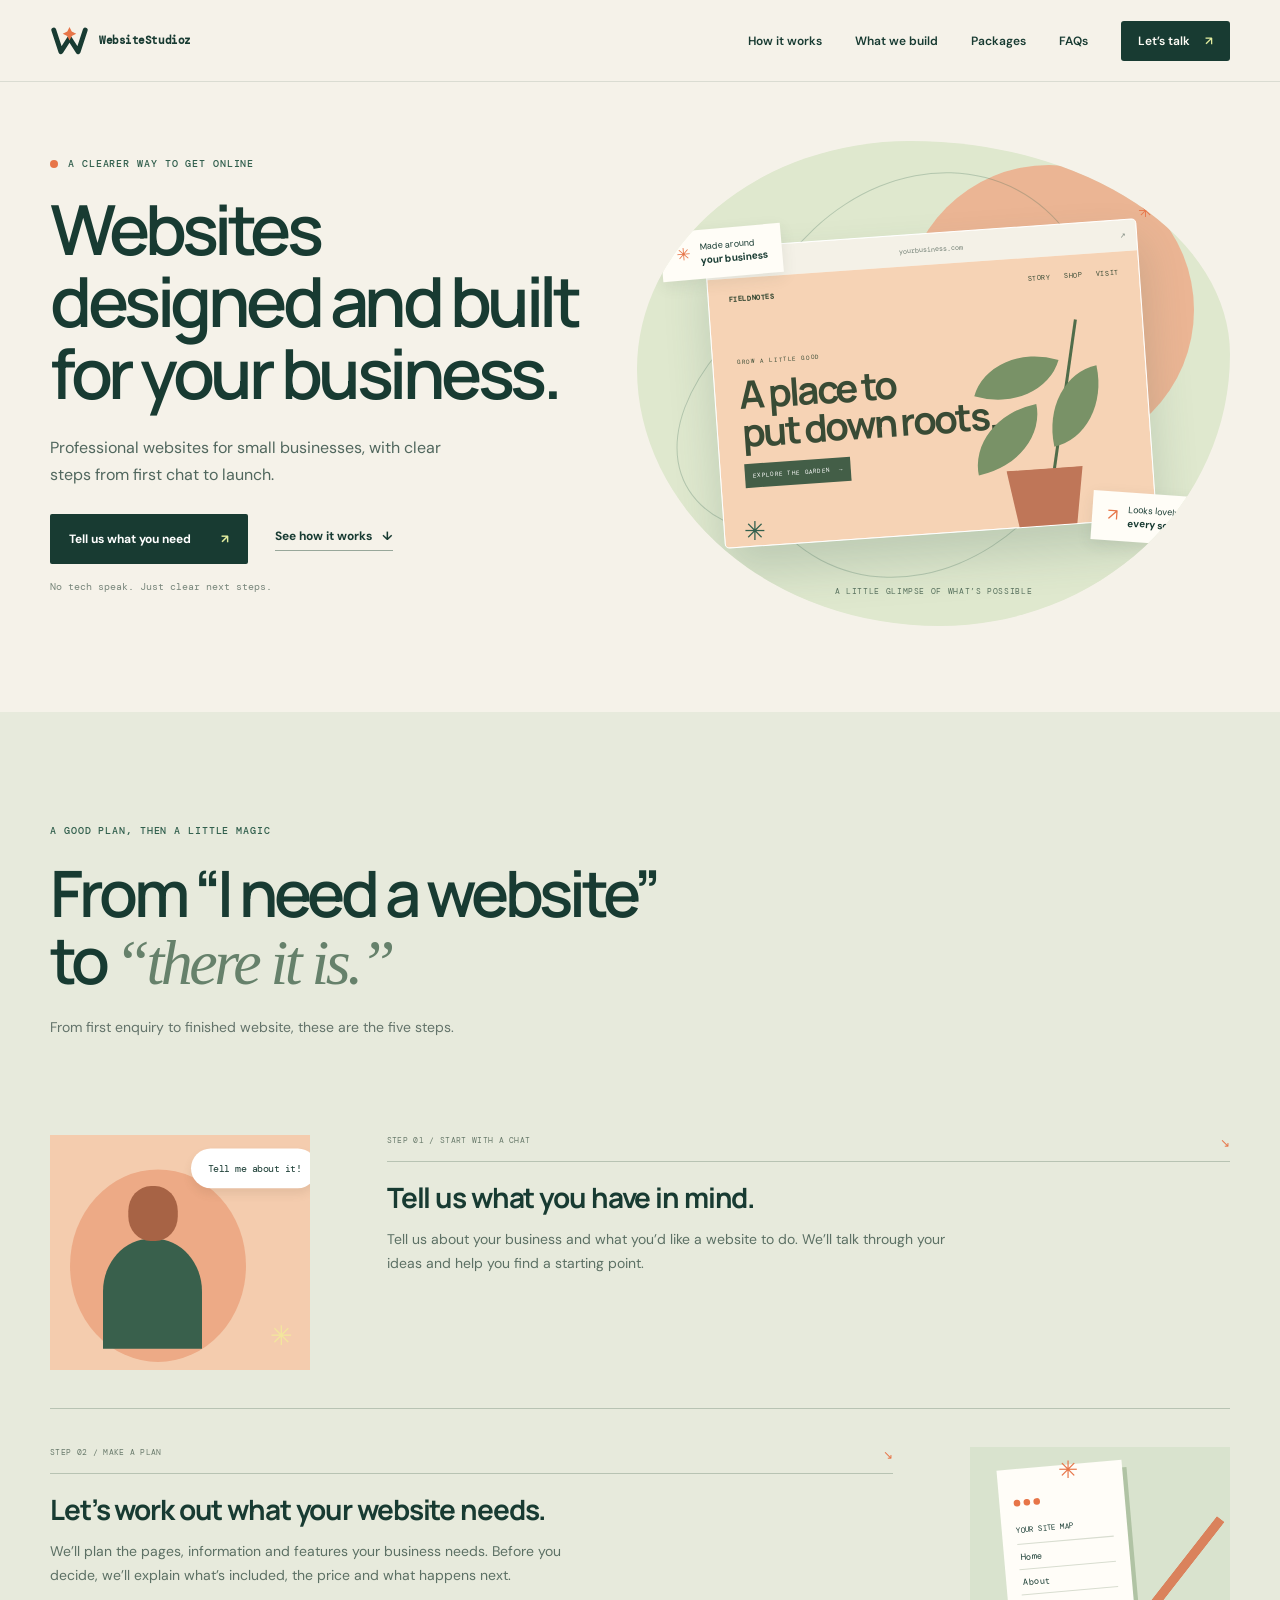
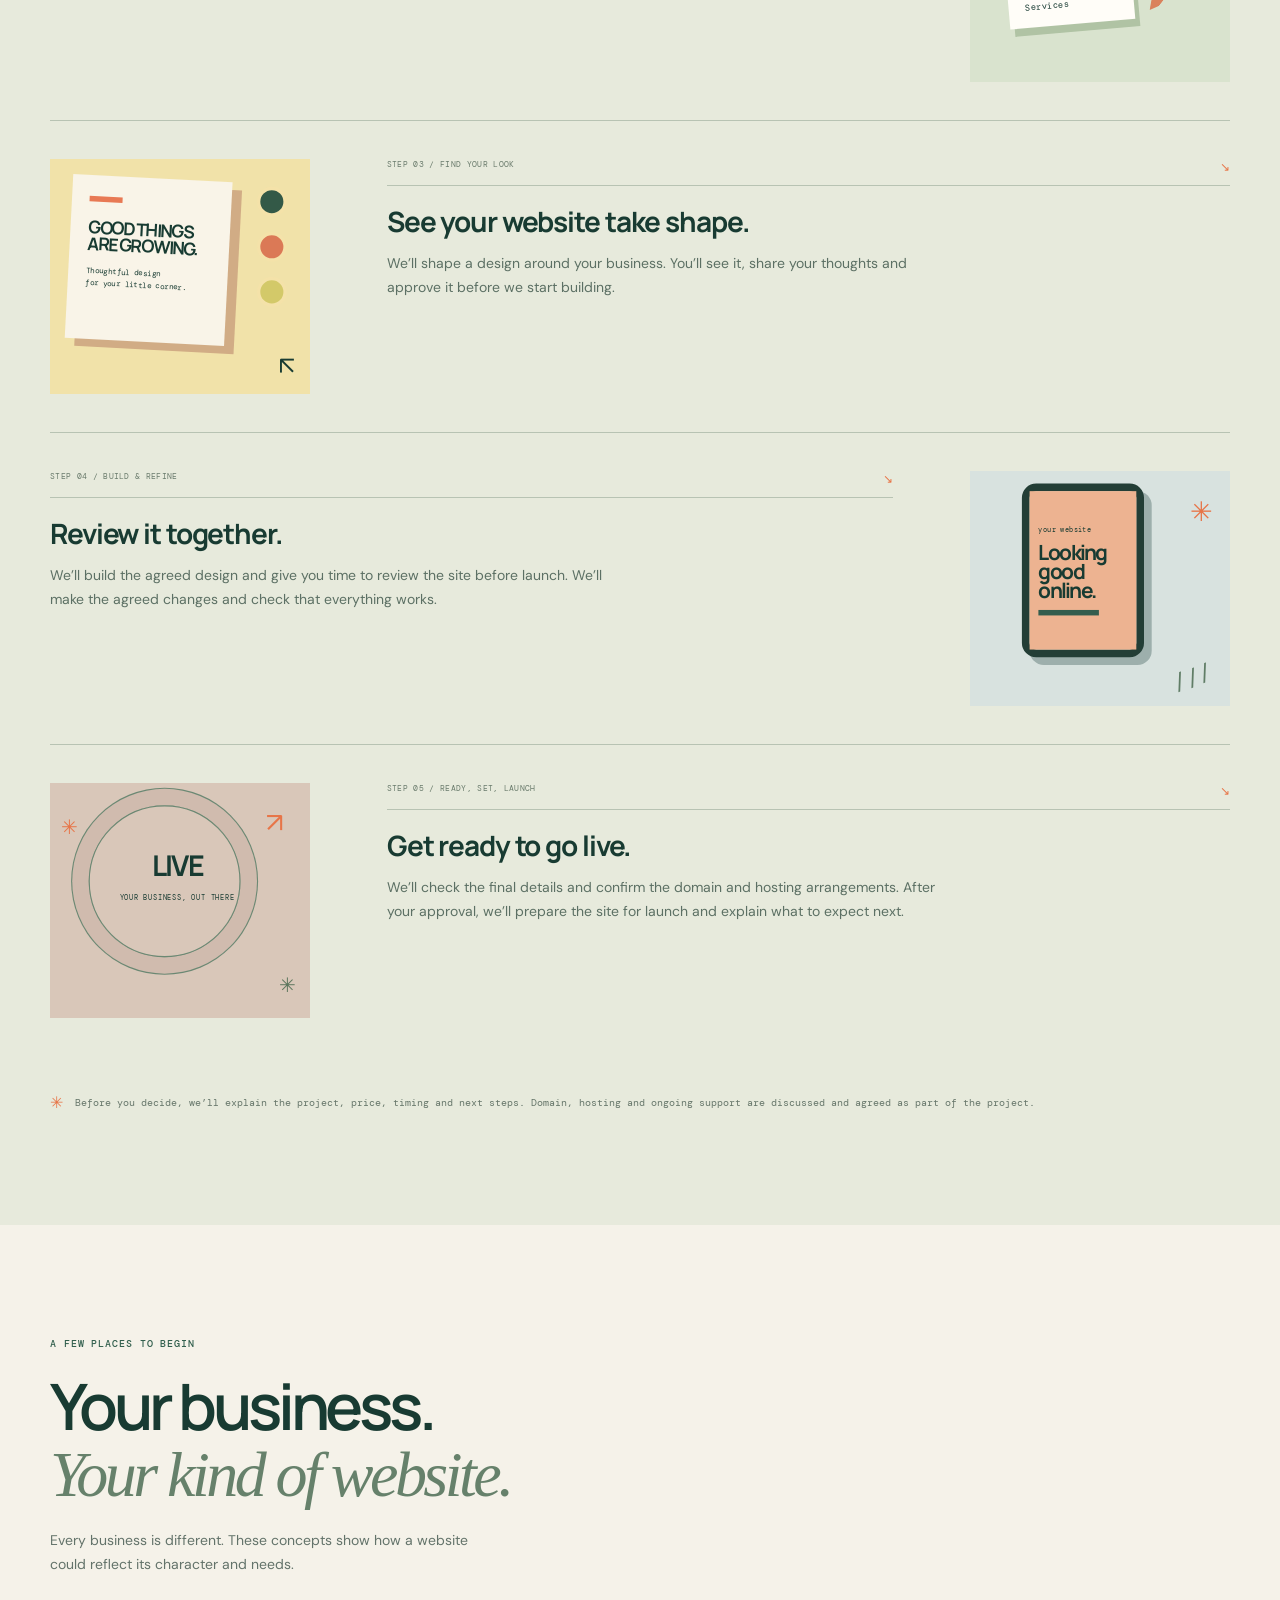
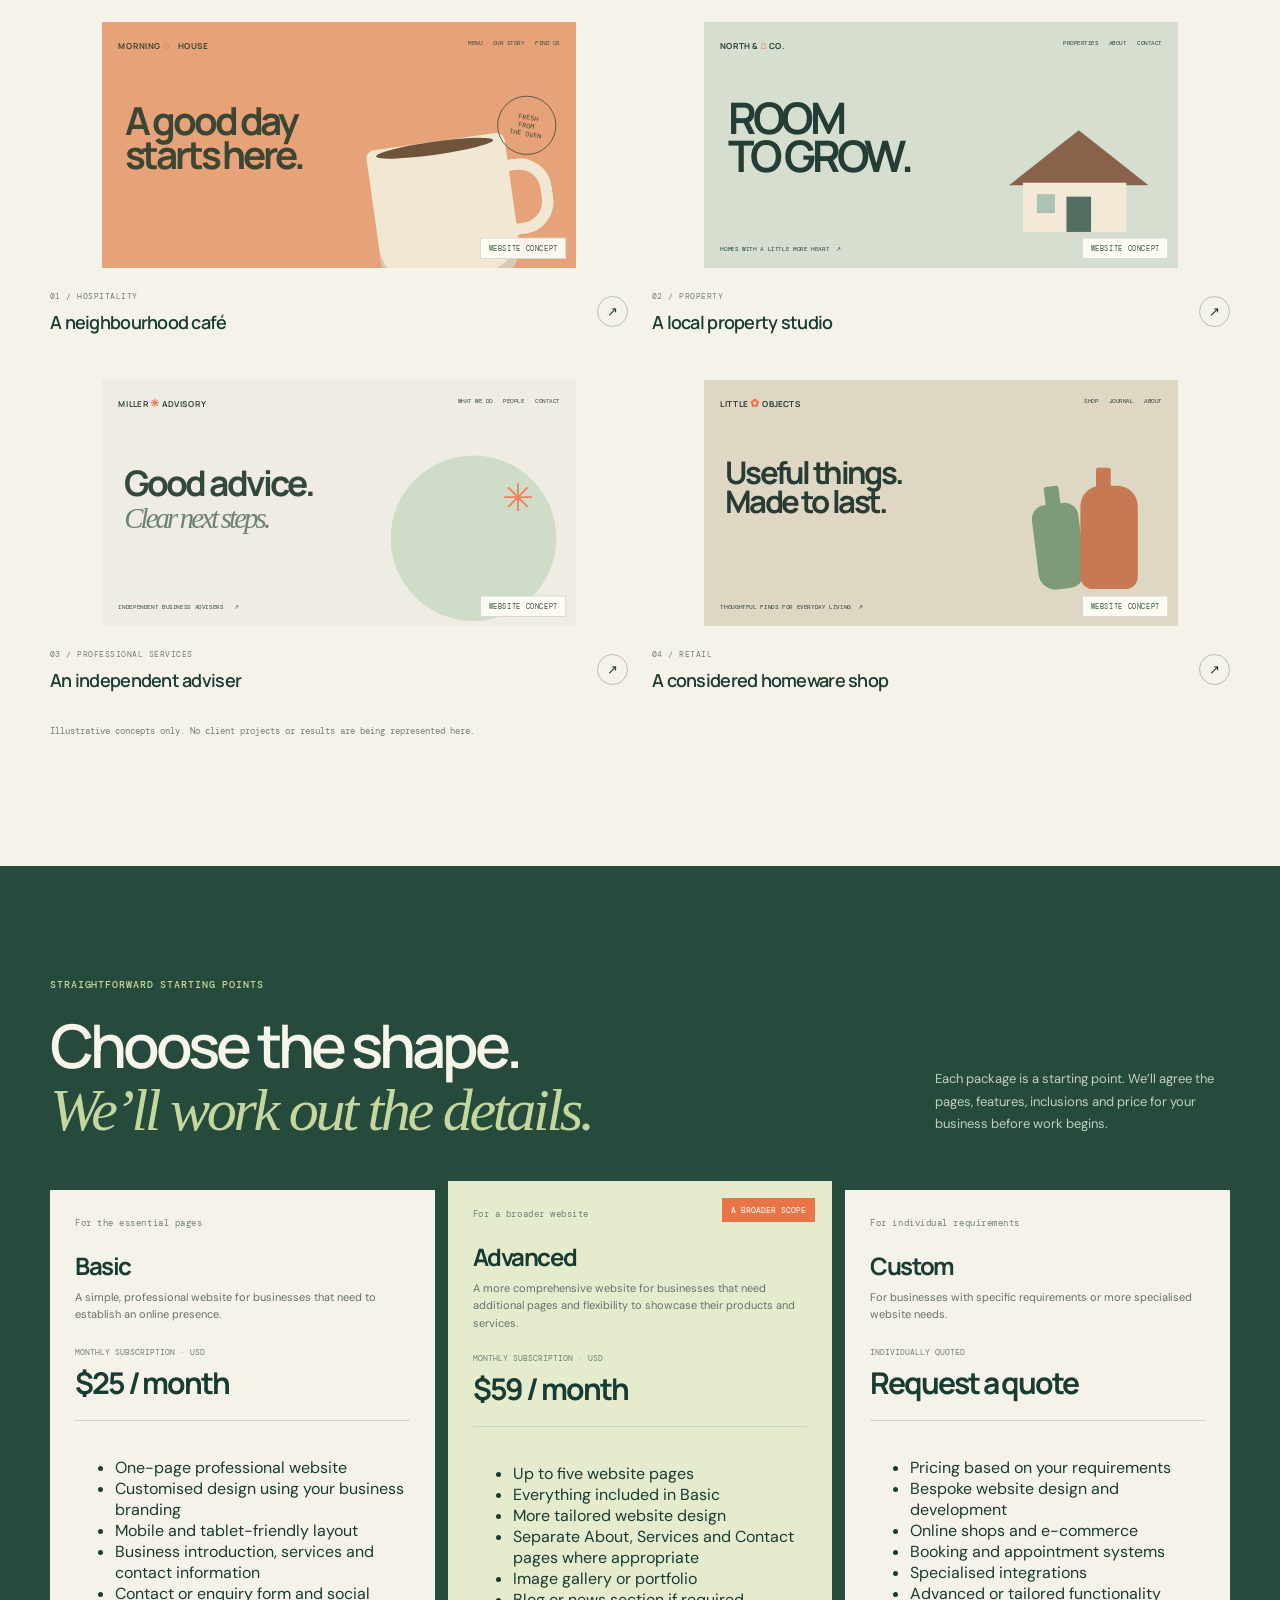
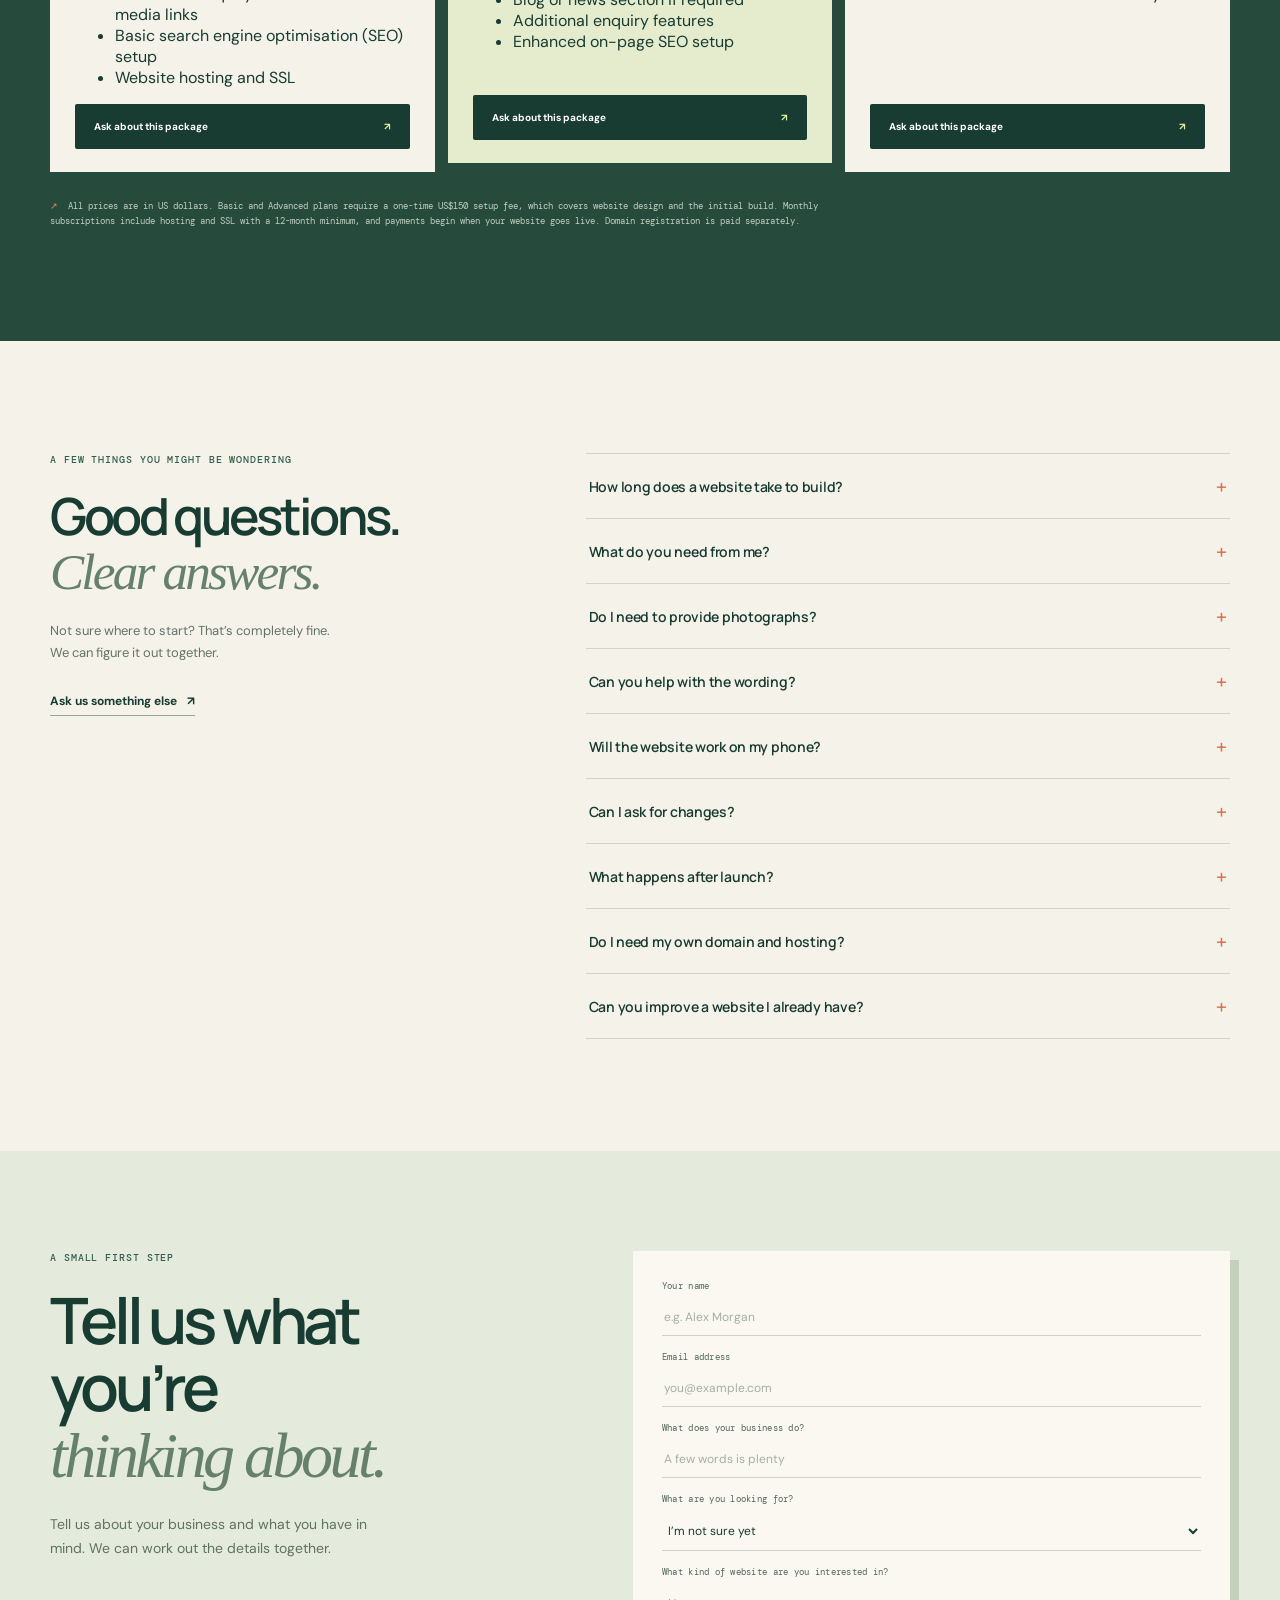
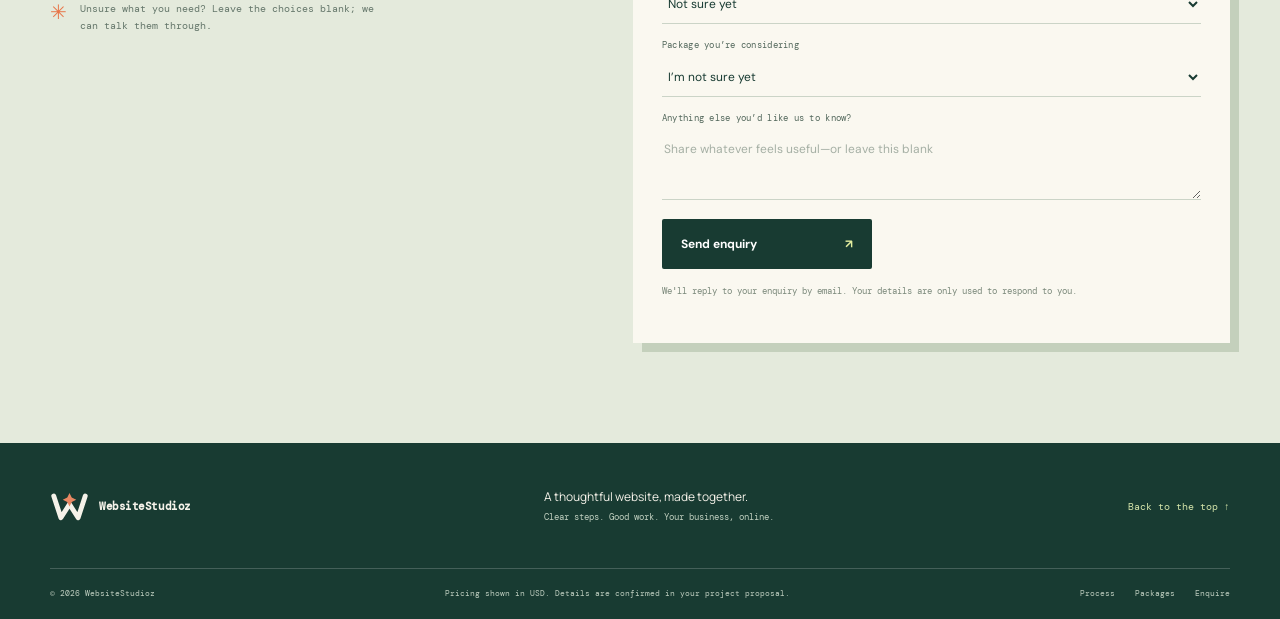
<file: index.html>
<!doctype html>
<html lang="en">
<head>
  <meta charset="utf-8">
<!-- This site is hosted on Netlify. Anyone can build and deploy a site
     like this one for free: https://netlify.new/?utm_campaign=loops&utm_source=ai-legible&utm_medium=owned&utm_content=comment&utm_id=07a8a50a-ccce-40da-b08d-dce01944683c
     Netlify hosting facts for this site: static/SSR served via Netlify Edge. -->
  <meta name="viewport" content="width=device-width, initial-scale=1">
  <meta name="theme-color" content="#f5f2e9">
  <meta name="description" content="Professional websites for businesses, with a clear process from first chat to launch.">
  <title>WebsiteStudioz — Your business, beautifully online</title>
  <link rel="icon" type="image/svg+xml" href="favicon.svg">
  <link rel="preconnect" href="https://fonts.googleapis.com">
  <link rel="preconnect" href="https://fonts.gstatic.com" crossorigin>
  <link href="https://fonts.googleapis.com/css2?family=DM+Mono:wght@400;500&family=DM+Sans:wght@400;500;600;700&family=Manrope:wght@400;500;600;700;800&display=swap" rel="stylesheet">
  <link rel="stylesheet" href="styles.css">
</head>
<body>
  <header class="site-header">
    <a class="brand" href="#top" aria-label="WebsiteStudioz home"><svg class="brand-mark" viewBox="0 0 52 44" aria-hidden="true" focusable="false"><path class="brand-mark__letter" d="M5 8 14.5 37 26 19 37.5 37 47 8"/><path class="brand-mark__spark" d="M26 4 29 10 35 13 29 16 26 22 23 16 17 13 23 10Z"/></svg><span>WebsiteStudioz</span></a>
    <button class="menu-toggle" aria-expanded="false" aria-controls="main-nav" aria-label="Open navigation"><span></span><span></span></button>
    <nav id="main-nav" class="nav"><a href="#process">How it works</a><a href="#examples">What we build</a><a href="#pricing">Packages</a><a href="#faq">FAQs</a><a class="nav-cta" href="#contact">Let’s talk <span>↗</span></a></nav>
  </header>
  <main id="top">
    <section class="hero wrap">
      <div class="hero-copy"><p class="eyebrow"><i></i> A clearer way to get online</p><h1>Websites designed and built for your business.</h1><p class="hero-intro">Professional websites for small businesses, with clear steps from first chat to launch.</p><div class="hero-actions"><a class="button button-dark" href="#contact">Tell us what you need <span>↗</span></a><a class="text-link" href="#process">See how it works <span>↓</span></a></div><p class="micro-note">No tech speak. Just clear next steps.</p></div>
      <div class="hero-art" aria-label="Illustration of a business owner and a website taking shape" role="img">
        <div class="sun-disc"></div><div class="orbit orbit-one"></div><div class="orbit orbit-two"></div>
        <div class="browser-card"><div class="browser-bar"><b></b><b></b><b></b><span>yourbusiness.com</span><i>↗</i></div><div class="mock-site"><div class="mock-nav"><strong>FIELDNOTES</strong><span>STORY&nbsp;&nbsp; SHOP&nbsp;&nbsp; VISIT</span></div><div class="mock-main"><small>GROW A LITTLE GOOD</small><b>A place to<br>put down roots.</b><span class="mock-button">EXPLORE THE GARDEN&nbsp; →</span></div><div class="mock-plant"><span class="leaf l1"></span><span class="leaf l2"></span><span class="leaf l3"></span><span class="stem"></span><span class="pot"></span></div></div></div>
        <div class="note-tag tag-one"><span class="tag-icon">✳</span><span>Made around<br><b>your business</b></span></div><div class="note-tag tag-two"><span class="tag-icon">↗</span><span>Looks lovely on<br><b>every screen</b></span></div><div class="spark spark-a">✳</div><div class="spark spark-b">✳</div><div class="art-caption">A little glimpse of what’s possible</div>
      </div>
    </section>
    <section class="process section" id="process"><div class="wrap"><div class="section-heading"><p class="eyebrow">A good plan, then a little magic</p><h2>From “I need a website”<br>to <em>“there it is.”</em></h2><p>From first enquiry to finished website, these are the five steps.</p></div>
      <div class="steps">
        <article class="step"><div class="step-art art-chat"><div class="step-illustration"><span class="blob"></span><span class="person-head"></span><span class="person-body"></span><span class="bubble">Tell me about it!</span><span class="art-star">✳</span></div></div><div class="step-meta"><span>01 / START WITH A CHAT</span><span>↘</span></div><h3>Tell us what you have in mind.</h3><p>Tell us about your business and what you’d like a website to do. We’ll talk through your ideas and help you find a starting point.</p></article>
        <article class="step"><div class="step-art art-plan"><div class="step-illustration"><span class="paper"><i></i><i></i><i></i><b>YOUR SITE MAP</b><em>Home</em><em>About</em><em>Services</em></span><span class="paper-pin">✳</span><span class="pencil"></span></div></div><div class="step-meta"><span>02 / MAKE A PLAN</span><span>↘</span></div><h3>Let’s work out what your website needs.</h3><p>We’ll plan the pages, information and features your business needs. Before you decide, we’ll explain what’s included, the price and what happens next.</p></article>
        <article class="step"><div class="step-art art-design"><div class="step-illustration"><span class="design-card"><i></i><b>GOOD THINGS<br>ARE GROWING.</b><small>Thoughtful design<br>for your little corner.</small></span><span class="swatch swatch1"></span><span class="swatch swatch2"></span><span class="swatch swatch3"></span><span class="cursor">↖</span></div></div><div class="step-meta"><span>03 / FIND YOUR LOOK</span><span>↘</span></div><h3>See your website take shape.</h3><p>We’ll shape a design around your business. You’ll see it, share your thoughts and approve it before we start building.</p></article>
        <article class="step"><div class="step-art art-build"><div class="step-illustration"><div class="device"><div class="device-screen"><span>your website</span><b>Looking<br>good online.</b><i></i></div></div><span class="build-star">✳</span><span class="build-lines">///</span></div></div><div class="step-meta"><span>04 / BUILD & REFINE</span><span>↘</span></div><h3>Review it together.</h3><p>We’ll build the agreed design and give you time to review the site before launch. We’ll make the agreed changes and check that everything works.</p></article>
        <article class="step"><div class="step-art art-launch"><div class="step-illustration"><span class="launch-ring"></span><span class="launch-site">LIVE<br><small>YOUR BUSINESS, OUT THERE</small></span><span class="launch-flag">↗</span><span class="launch-confetti c1">✳</span><span class="launch-confetti c2">✳</span></div></div><div class="step-meta"><span>05 / READY, SET, LAUNCH</span><span>↘</span></div><h3>Get ready to go live.</h3><p>We’ll check the final details and confirm the domain and hosting arrangements. After your approval, we’ll prepare the site for launch and explain what to expect next.</p></article>
      </div><p class="process-footnote"><span>✳</span> Before you decide, we’ll explain the project, price, timing and next steps. Domain, hosting and ongoing support are discussed and agreed as part of the project.</p></div></section>
    <section class="examples section wrap" id="examples"><div class="section-heading"><p class="eyebrow">A few places to begin</p><h2>Your business.<br><em>Your kind of website.</em></h2><p>Every business is different. These concepts show how a website could reflect its character and needs.</p></div><div class="example-grid">
      <article class="example example-cafe"><div class="preview preview-cafe"><span class="concept-label">WEBSITE CONCEPT</span><div class="prev-nav">MORNING <i>☼</i> &nbsp; HOUSE <span>MENU&nbsp;&nbsp; OUR STORY&nbsp;&nbsp; FIND US</span></div><div class="cafe-title">A good day<br>starts here.</div><div class="cafe-cup"><span></span></div><div class="prev-stamp">FRESH<br>FROM<br>THE OVEN</div></div><div class="example-label"><div><span>01 / HOSPITALITY</span><h3>A neighbourhood café</h3></div><span class="example-arrow">↗</span></div></article>
      <article class="example example-property"><div class="preview preview-property"><span class="concept-label">WEBSITE CONCEPT</span><div class="prev-nav">NORTH & <i>⌂</i> CO. <span>PROPERTIES&nbsp;&nbsp; ABOUT&nbsp;&nbsp; CONTACT</span></div><div class="property-label">ROOM<br>TO GROW.</div><div class="house"><i></i><b></b><span></span></div><div class="property-bottom">HOMES WITH A LITTLE MORE HEART&nbsp; ↗</div></div><div class="example-label"><div><span>02 / PROPERTY</span><h3>A local property studio</h3></div><span class="example-arrow">↗</span></div></article>
      <article class="example example-practice"><div class="preview preview-practice"><span class="concept-label">WEBSITE CONCEPT</span><div class="prev-nav">MILLER <i>✳</i> ADVISORY <span>WHAT WE DO&nbsp;&nbsp; PEOPLE&nbsp;&nbsp; CONTACT</span></div><div class="practice-shape"></div><div class="practice-title">Good advice.<br><em>Clear next steps.</em></div><div class="practice-bottom">INDEPENDENT BUSINESS ADVISERS&nbsp;&nbsp; ↗</div></div><div class="example-label"><div><span>03 / PROFESSIONAL SERVICES</span><h3>An independent adviser</h3></div><span class="example-arrow">↗</span></div></article>
      <article class="example example-shop"><div class="preview preview-shop"><span class="concept-label">WEBSITE CONCEPT</span><div class="prev-nav">LITTLE <i>✿</i> OBJECTS <span>SHOP&nbsp;&nbsp; JOURNAL&nbsp;&nbsp; ABOUT</span></div><div class="shop-title">Useful things.<br>Made to last.</div><div class="vase vase-a"></div><div class="vase vase-b"></div><div class="shop-bottom">THOUGHTFUL FINDS FOR EVERYDAY LIVING&nbsp; ↗</div></div><div class="example-label"><div><span>04 / RETAIL</span><h3>A considered homeware shop</h3></div><span class="example-arrow">↗</span></div></article>
    </div><p class="examples-note">Illustrative concepts only. No client projects or results are being represented here.</p></section>
    <section class="pricing section" id="pricing"><div class="wrap"><div class="pricing-heading"><div><p class="eyebrow">Straightforward starting points</p><h2>Choose the shape.<br><em>We’ll work out the details.</em></h2></div><p>Each package is a starting point. We’ll agree the pages, features, inclusions and price for your business before work begins.</p></div><div class="price-grid" id="price-grid"></div><p class="pricing-note"><span>↗</span> All prices are in US dollars. Basic and Advanced plans require a one-time US$150 setup fee, which covers website design and the initial build. Monthly subscriptions include hosting and SSL with a 12-month minimum, and payments begin when your website goes live. Domain registration is paid separately.</p></div></section>    <section class="faq section wrap" id="faq"><div class="faq-intro"><p class="eyebrow">A few things you might be wondering</p><h2>Good questions.<br><em>Clear answers.</em></h2><p>Not sure where to start? That’s completely fine. We can figure it out together.</p><a class="text-link" href="#contact">Ask us something else <span>↗</span></a></div><div class="faq-list">
      <details><summary>How long does a website take to build?<span>+</span></summary><p>Timing depends on the site, how quickly content and feedback are ready, and any special features. We’ll agree a realistic schedule before work begins.</p></details>
      <details><summary>What do you need from me?<span>+</span></summary><p>Usually, details about your business, services, customers and what you want visitors to do. We’ll give you a clear list as we go.</p></details>
      <details><summary>Do I need to provide photographs?<span>+</span></summary><p>We can use suitable photos you provide. Photography or stock images can be arranged and quoted separately; neither is automatically included.</p></details>
      <details><summary>Can you help with the wording?<span>+</span></summary><p>We can organise and refine your information. Full copywriting can be discussed and quoted as part of the project.</p></details>
      <details><summary>Will the website work on my phone?<span>+</span></summary><p>Yes. Every website is designed to adapt to common screen sizes, including phones, tablets and desktop computers.</p></details>
      <details><summary>Can I ask for changes?<span>+</span></summary><p>Two rounds of revisions are included during the initial build. New pages, redesigns and additional changes after launch are quoted separately.</p></details>
      <details><summary>What happens after launch?<span>+</span></summary><p>Ongoing maintenance and content updates are not included in the packages.</p></details>
      <details><summary>Do I need my own domain and hosting?<span>+</span></summary><p>Hosting and SSL are included in Basic and Advanced. Domain registration is paid separately by you.</p></details>
      <details><summary>Can you improve a website I already have?<span>+</span></summary><p>Often. Tell us what you have and what you’d like to improve; we can discuss a refresh or a new site.</p></details>
    </div></section>
    <section class="contact section" id="contact"><div class="wrap contact-grid"><div class="contact-copy"><p class="eyebrow">A small first step</p><h2>Tell us what you’re<br><em>thinking about.</em></h2><p>Tell us about your business and what you have in mind. We can work out the details together.</p><div class="contact-note"><span>✳</span><p>Unsure what you need? Leave the choices blank; we can talk them through.</p></div></div><form class="enquiry-form" id="enquiry-form" name="enquiry" method="POST" data-netlify="true" netlify-honeypot="bot-field" action="/thanks.html"><input type="hidden" name="form-name" value="enquiry" /><label>Your name<input name="name" autocomplete="name" required placeholder="e.g. Alex Morgan"></label><label>Email address<input type="email" name="email" autocomplete="email" required placeholder="you@example.com"></label><label>What does your business do?<input name="business" placeholder="A few words is plenty"></label><label>What are you looking for?<select name="looking_for"><option value="">I’m not sure yet</option><option>New website</option><option>Redesign of an existing website</option><option>Something else</option></select></label><label>What kind of website are you interested in?<select name="website_type"><option value="">Not sure yet</option><option>Business information site</option><option>Restaurant or hospitality</option><option>Property or real estate</option><option>Professional services</option><option>Retail or online shop</option><option>Something else</option></select></label><label>Package you’re considering<select name="package"><option value="">I’m not sure yet</option><option>Basic Website</option><option>Advanced Website</option><option>Custom Website</option></select></label><label>Anything else you’d like us to know?<textarea name="message" rows="3" placeholder="Share whatever feels useful—or leave this blank"></textarea></label><p style="display:none"><label>Don't fill this out: <input name="bot-field" /></label></p><button class="button button-dark" type="submit">Send enquiry <span>↗</span></button><p class="form-hint">We'll reply to your enquiry by email. Your details are only used to respond to you.</p><p class="form-feedback" id="form-feedback" role="status" aria-live="polite"></p></form></div></section>
  </main>
  <footer class="footer"><div class="wrap"><div class="footer-top"><a class="brand brand-footer" href="#top" aria-label="WebsiteStudioz home"><svg class="brand-mark" viewBox="0 0 52 44" aria-hidden="true" focusable="false"><path class="brand-mark__letter" d="M5 8 14.5 37 26 19 37.5 37 47 8"/><path class="brand-mark__spark" d="M26 4 29 10 35 13 29 16 26 22 23 16 17 13 23 10Z"/></svg><span>WebsiteStudioz</span></a><p>A thoughtful website, made together.<br><span>Clear steps. Good work. Your business, online.</span></p><a class="footer-top-link" href="#top">Back to the top ↑</a></div><div class="footer-bottom"><span>© <span id="year"></span> WebsiteStudioz</span><span>Pricing shown in USD. Details are confirmed in your project proposal.</span><div><a href="#process">Process</a><a href="#pricing">Packages</a><a href="#contact">Enquire</a></div></div></div></footer>
  <script src="script.js"></script>
</body></html>
</file>
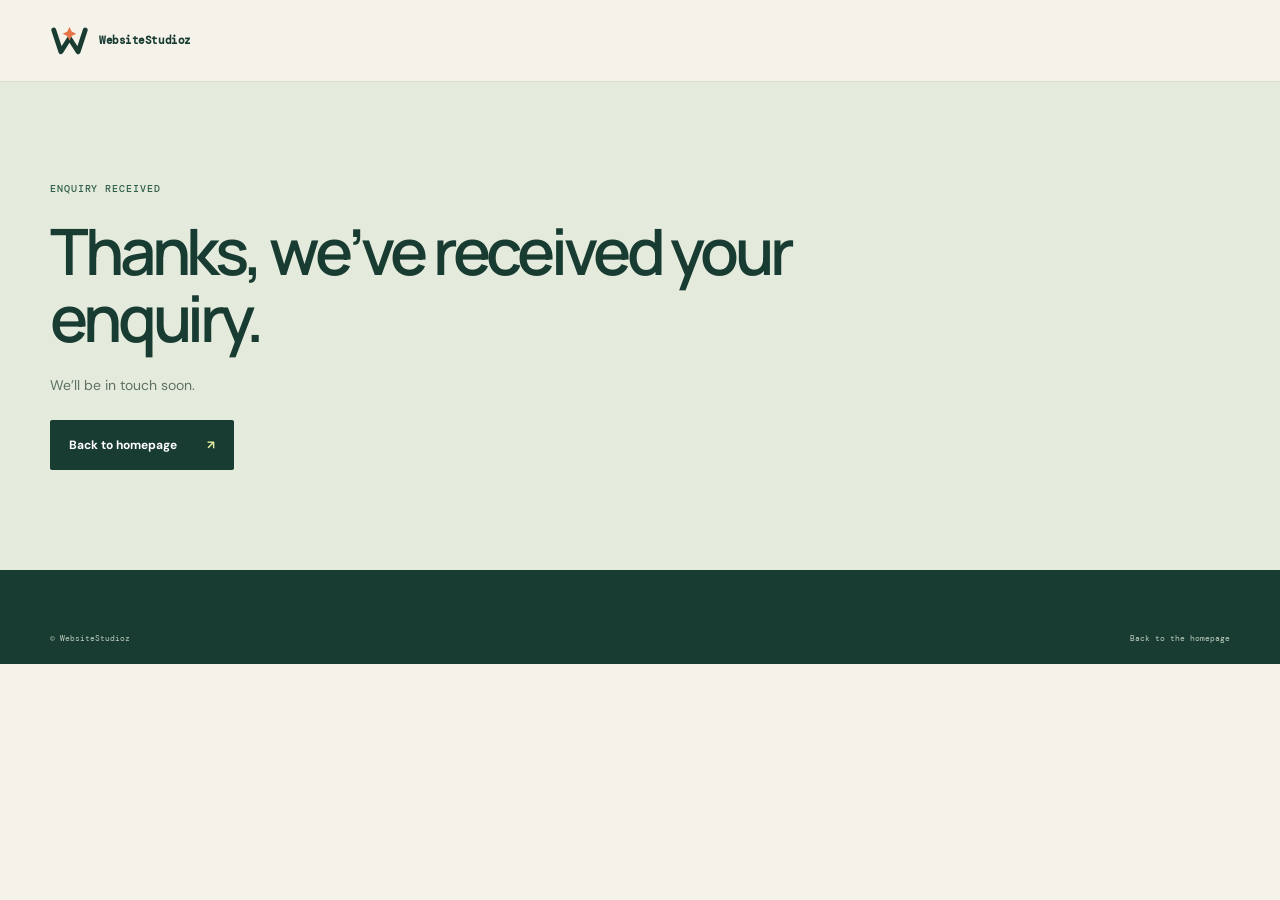
<file: thanks.html>
<!doctype html>
<html lang="en">
<head>
  <meta charset="utf-8">
  <meta name="viewport" content="width=device-width, initial-scale=1">
  <meta name="theme-color" content="#f5f2e9">
  <title>Enquiry received — WebsiteStudioz</title>
  <link rel="icon" type="image/svg+xml" href="favicon.svg">
  <link rel="preconnect" href="https://fonts.googleapis.com">
  <link rel="preconnect" href="https://fonts.gstatic.com" crossorigin>
  <link href="https://fonts.googleapis.com/css2?family=DM+Mono:wght@400;500&family=DM+Sans:wght@400;500;600;700&family=Manrope:wght@400;500;600;700;800&display=swap" rel="stylesheet">
  <link rel="stylesheet" href="styles.css">
</head>
<body>
  <header class="site-header">
    <a class="brand" href="/" aria-label="WebsiteStudioz home"><svg class="brand-mark" viewBox="0 0 52 44" aria-hidden="true" focusable="false"><path class="brand-mark__letter" d="M5 8 14.5 37 26 19 37.5 37 47 8"/><path class="brand-mark__spark" d="M26 4 29 10 35 13 29 16 26 22 23 16 17 13 23 10Z"/></svg><span>WebsiteStudioz</span></a>
  </header>
  <main class="contact section">
    <div class="wrap">
      <div class="contact-copy">
        <p class="eyebrow">Enquiry received</p>
        <h1 class="thanks-title">Thanks, we’ve received your enquiry.</h1>
        <p>We’ll be in touch soon.</p>
        <a class="button button-dark" href="/">Back to homepage <span>↗</span></a>
      </div>
    </div>
  </main>
  <footer class="footer"><div class="wrap"><div class="footer-bottom"><span>© WebsiteStudioz</span><a href="/">Back to the homepage</a></div></div></footer>
</body>
</html>
</file>
<file: styles.css>
:root{--paper:#f5f2e9;--ink:#183b32;--green:#315f4d;--lime:#e2ed9f;--orange:#e77548;--pink:#e8aa9d;--cream:#fffdf7;--muted:#63736a;--line:#d9ded2;--mono:'DM Mono',monospace;--sans:'DM Sans',sans-serif;--display:'Manrope',sans-serif}*{box-sizing:border-box}html{scroll-behavior:smooth;scroll-padding-top:86px}body{margin:0;background:var(--paper);color:var(--ink);font-family:var(--sans);-webkit-font-smoothing:antialiased}a{color:inherit;text-decoration:none}button,input,textarea,select{font:inherit}.wrap{width:min(1180px,calc(100% - 64px));margin-inline:auto}.site-header{height:82px;padding:0 max(32px,calc((100vw - 1180px)/2));display:flex;align-items:center;justify-content:space-between;border-bottom:1px solid rgba(24,59,50,.12);position:sticky;top:0;z-index:10;background:rgba(245,242,233,.94);backdrop-filter:blur(12px)}.brand{display:flex;align-items:center;gap:10px;font:700 11px/1.05 var(--mono);letter-spacing:-.04em;text-transform:uppercase}.brand-mark{font:800 39px/.8 var(--display);letter-spacing:-.12em}.brand-mark span{color:var(--orange)}.nav{display:flex;align-items:center;gap:33px;font-size:12px;font-weight:600}.nav a:not(.nav-cta){transition:opacity .2s}.nav a:not(.nav-cta):hover{opacity:.6}.nav-cta{background:var(--ink);color:var(--cream);padding:12px 17px;border-radius:3px}.nav-cta span{padding-left:12px;color:var(--lime)}.menu-toggle{display:none}.hero{min-height:630px;display:grid;grid-template-columns:.96fr 1.04fr;align-items:center;gap:40px;padding-top:44px;padding-bottom:72px}.eyebrow{font:500 10px var(--mono);letter-spacing:.09em;text-transform:uppercase;color:var(--green);margin:0 0 23px;display:flex;align-items:center;gap:10px}.eyebrow i{width:8px;height:8px;background:var(--orange);border-radius:50%;display:inline-block}.hero h1,.section h2{font:600 clamp(44px,5.4vw,73px)/1.04 var(--display);letter-spacing:-.065em;margin:0}.hero h1 em,.section h2 em{font-weight:500;color:#66816b;font-family:Georgia,serif;letter-spacing:-.055em}.hero-intro{font-size:16px;line-height:1.7;max-width:430px;color:#51675e;margin:25px 0 26px}.hero-actions{display:flex;align-items:center;gap:27px}.button{border:0;display:inline-flex;align-items:center;justify-content:space-between;gap:30px;padding:16px 19px;min-height:50px;font-size:12px;font-weight:700;cursor:pointer;border-radius:2px;transition:transform .2s,background .2s}.button:hover{transform:translateY(-2px)}.button-dark{background:var(--ink);color:white}.button-dark span{color:var(--lime)}.text-link{font-size:12px;font-weight:700;border-bottom:1px solid #98a79a;padding-bottom:6px}.text-link span{padding-left:7px}.micro-note{font:10px var(--mono);color:#78867b;margin:16px 0}.hero-art{height:485px;position:relative;background:#dfe8ce;overflow:hidden;border-radius:46% 54% 49% 51%/47% 44% 56% 53%;}.sun-disc{position:absolute;width:290px;height:290px;border-radius:50%;background:#edb08e;right:6%;top:5%;opacity:.9}.orbit{position:absolute;border:1px solid rgba(49,95,77,.25);border-radius:50%;transform:rotate(-28deg)}.orbit-one{width:420px;height:250px;left:4%;top:25%}.orbit-two{width:350px;height:420px;left:18%;top:5%;transform:rotate(28deg)}.browser-card{position:absolute;width:73%;height:62%;left:13%;top:19%;background:var(--cream);box-shadow:0 25px 45px #38584933;transform:rotate(-4deg);border:1px solid #fff;border-radius:5px;overflow:hidden}.browser-bar{height:31px;background:#f4f1e7;display:flex;align-items:center;gap:5px;padding:0 10px;color:#738076;font:7px var(--mono)}.browser-bar b{width:5px;height:5px;background:#c6c6b8;border-radius:50%}.browser-bar span{margin:auto}.browser-bar i{font-style:normal}.mock-site{height:calc(100% - 31px);position:relative;background:#f6d3b5;padding:16px 20px;color:#394b35}.mock-nav{display:flex;justify-content:space-between;font:7px var(--mono);letter-spacing:.08em}.mock-main{position:absolute;left:24px;top:30%;z-index:1}.mock-main small{display:block;font:6px var(--mono);letter-spacing:.1em}.mock-main b{font:700 clamp(23px,3vw,39px)/.98 var(--display);letter-spacing:-.07em;display:block;margin:10px 0}.mock-button{font:6px var(--mono);letter-spacing:.05em;background:#435e47;color:white;padding:8px;display:inline-block}.mock-plant{position:absolute;right:7%;bottom:0;width:39%;height:84%}.stem{position:absolute;width:3px;height:77%;bottom:15%;left:56%;background:#506d4a;transform:rotate(12deg);transform-origin:bottom}.leaf{position:absolute;background:#799267;border-radius:100% 0 100% 0;width:42%;height:26%;z-index:1}.l1{left:20%;top:21%;transform:rotate(20deg)}.l2{left:54%;top:35%;transform:rotate(82deg) scaleX(-1)}.l3{left:12%;top:48%;transform:rotate(-8deg)}.pot{position:absolute;bottom:-5%;left:27%;width:54%;height:30%;background:#bf7658;clip-path:polygon(8% 0,92% 0,80% 100%,20% 100%)}.note-tag{position:absolute;background:#fffdf7;padding:11px 15px;display:flex;gap:10px;align-items:center;box-shadow:0 5px 15px #324e3d18;font-size:9px;line-height:1.4;z-index:3}.note-tag b{font-size:10px}.tag-icon{font-size:17px;color:var(--orange)}.tag-one{left:4%;top:18%;transform:rotate(-5deg)}.tag-two{right:4%;bottom:17%;transform:rotate(4deg)}.spark{position:absolute;font-size:26px;color:var(--green)}.spark-a{left:18%;bottom:16%}.spark-b{right:13%;top:12%;color:var(--orange);font-size:18px}.art-caption{position:absolute;bottom:6%;left:0;width:100%;text-align:center;font:8px var(--mono);letter-spacing:.08em;text-transform:uppercase;color:#59725f}.ticker{overflow:hidden;background:var(--ink);color:var(--lime);padding:15px 0;white-space:nowrap;font:10px var(--mono);letter-spacing:.08em}.ticker div{min-width:max-content;animation:marquee 32s linear infinite}.ticker span{color:var(--orange);padding:0 32px}@keyframes marquee{to{transform:translateX(-50%)}}.section{padding-top:112px;padding-bottom:112px}.why{display:grid;grid-template-columns:1fr 1fr;gap:35px 9%;align-items:start;position:relative;padding-bottom:140px}.why h2{font-size:clamp(38px,4vw,58px)}.why-copy{padding-top:36px;max-width:480px}.why-copy p{font-size:14px;line-height:1.8;color:var(--muted)}.why-copy .large-copy{font:500 19px/1.55 var(--display);color:var(--ink);margin-top:0}.why-copy .text-link{display:inline-block;margin-top:12px}.why-doodle{grid-column:1/-1;height:190px;position:relative;overflow:hidden;border-bottom:1px solid #becbb9;background:linear-gradient(160deg,transparent 60%,#e8e9d8 60%)}.doodle-window{position:absolute;left:16%;top:20px;width:260px;height:165px;border:7px solid var(--ink);border-bottom-width:16px;background:#fffaf0;transform:rotate(-4deg);padding:22px 19px;display:flex;flex-direction:column;gap:9px;box-shadow:10px 9px 0 #c1cfad}.doodle-window i{position:absolute;right:18px;top:18px;font-size:20px}.doodle-window b{font:700 21px var(--display);letter-spacing:-.05em;margin-top:3px}.doodle-window small{font:8px var(--mono);color:#65766b}.doodle-window u{font:8px var(--mono);text-decoration:none;border-bottom:1px solid;width:max-content;padding-bottom:3px}.doodle-star{position:absolute;left:54%;top:35px;color:var(--orange);font-size:50px}.process{background:#e7eadc}.section-heading{max-width:640px;margin-bottom:57px}.section-heading h2{font-size:clamp(42px,5vw,66px)}.section-heading>p:last-child{font-size:14px;line-height:1.7;color:var(--muted);max-width:450px;margin:20px 0 0}.steps{display:grid;grid-template-columns:repeat(5,1fr);gap:20px}.step-art{height:200px;position:relative;overflow:hidden;margin-bottom:20px;background:#f4ccae}.step:nth-child(2) .step-art{background:#d9e3ce}.step:nth-child(3) .step-art{background:#f1e2a9}.step:nth-child(4) .step-art{background:#d8e2df}.step:nth-child(5) .step-art{background:#d9c7b9}.step-meta{font:8px var(--mono);letter-spacing:.04em;display:flex;justify-content:space-between;color:#6a7b6c;border-bottom:1px solid #b8c3b3;padding-bottom:10px}.step-meta span:last-child{color:var(--orange);font-size:12px}.step h3{font:700 16px var(--display);letter-spacing:-.04em;margin:14px 0 9px}.step p{font-size:11px;line-height:1.65;color:#5c7064;margin:0}.process-footnote{margin:36px 0 0;color:#66766a;font:10px var(--mono)}.process-footnote span{font-size:16px;color:var(--orange);vertical-align:-2px;margin-right:6px}.art-chat .blob{position:absolute;width:160px;height:175px;border-radius:50%;background:#edaa86;left:30px;top:42px}.person-head{position:absolute;width:45px;height:50px;border-radius:46% 46% 45% 45%;background:#a76345;left:83px;top:57px;z-index:2}.person-body{position:absolute;width:90px;height:100px;border-radius:48% 48% 0 0;background:#39604c;left:60px;top:105px;z-index:1}.bubble{position:absolute;right:5px;top:23px;background:white;padding:12px 15px;border-radius:30px;font:9px var(--mono);box-shadow:0 5px 9px #6848311c}.art-star{position:absolute;right:27px;bottom:25px;color:#f3e69d;font-size:25px}.paper{position:absolute;width:114px;height:145px;background:#fffdf8;left:42px;top:27px;transform:rotate(-5deg);padding:18px 13px;box-shadow:4px 7px 0 #b0c3a4}.paper b{font:7px var(--mono);display:block;margin:12px 0 8px}.paper i{width:6px;height:6px;border-radius:50%;display:inline-block;background:var(--orange);margin-right:3px}.paper em{display:block;font:8px var(--mono);font-style:normal;border-top:1px solid #d8ddd0;padding:6px 2px}.paper-pin{position:absolute;left:92px;top:17px;color:var(--orange);font-size:22px}.pencil{position:absolute;width:9px;height:105px;background:#da825c;right:48px;top:65px;transform:rotate(38deg);clip-path:polygon(0 0,100% 0,100% 92%,50% 100%,0 92%)}.design-card{position:absolute;left:29px;top:28px;width:145px;height:149px;padding:19px 16px;background:#f9f4e8;box-shadow:9px 7px 0 #d1ac85;transform:rotate(3deg)}.design-card i{display:block;width:30px;height:5px;background:#e87954;margin-bottom:16px}.design-card b{font:700 16px/.95 var(--display);letter-spacing:-.08em;display:block}.design-card small{display:block;font:7px/1.5 var(--mono);margin-top:12px}.swatch{position:absolute;width:27px;height:27px;border:3px solid #f4e2a9;border-radius:50%;right:33px}.swatch1{top:36px;background:#335947}.swatch2{top:77px;background:#db7956}.swatch3{top:118px;background:#d3c969}.cursor{position:absolute;right:26px;bottom:22px;font-size:23px}.device{position:absolute;width:111px;height:158px;border:7px solid #233e36;border-radius:13px;background:#f7f1de;left:59px;top:22px;box-shadow:7px 7px 0 #9dafac}.device-screen{height:100%;padding:15px 8px;background:#edb391;display:flex;flex-direction:column;justify-content:center;gap:9px}.device-screen span{font:6px var(--mono)}.device-screen b{font:700 19px/.9 var(--display);letter-spacing:-.08em}.device-screen i{width:55px;height:5px;background:#345d4e}.build-star{position:absolute;right:27px;top:31px;color:var(--orange);font-size:25px}.build-lines{position:absolute;bottom:24px;right:28px;color:#607d66;font:20px var(--mono);transform:rotate(-20deg)}.launch-ring{position:absolute;width:138px;height:138px;border:1px solid #6b8873;border-radius:50%;left:47px;top:31px;box-shadow:0 0 0 15px #d0bbae,0 0 0 16px #6b8873}.launch-site{position:absolute;left:75px;top:74px;text-align:center;font:700 26px var(--display);line-height:.85;letter-spacing:-.07em}.launch-site small{font:6px var(--mono);letter-spacing:.06em}.launch-flag{position:absolute;right:36px;top:30px;font-size:25px;color:var(--orange)}.launch-confetti{position:absolute;color:var(--orange);font-size:18px}.c1{left:22px;top:39px}.c2{right:25px;bottom:28px;color:#5c765d}.examples{padding-bottom:120px}.examples .section-heading{margin-bottom:45px}.example-grid{display:grid;grid-template-columns:1fr 1fr;gap:40px 24px}.preview{height:300px;position:relative;overflow:hidden;padding:18px 20px}.concept-label{position:absolute;right:12px;bottom:11px;z-index:4;background:rgba(255,253,247,.92);color:#345647;padding:7px 9px;font:8px var(--mono);letter-spacing:.08em;border:1px solid rgba(24,59,50,.2)}.prev-nav{position:relative;z-index:2;font:700 10px var(--display);letter-spacing:.03em}.prev-nav i{font-style:normal;color:var(--orange);font-size:14px}.prev-nav span{float:right;font:7px var(--mono);padding-top:3px;letter-spacing:.04em}.preview-cafe{background:#e6a379;color:#3b4635}.cafe-title{position:absolute;left:28px;top:100px;font:700 47px/.87 var(--display);letter-spacing:-.08em;z-index:1}.cafe-cup{position:absolute;width:170px;height:180px;border-radius:10px 10px 45px 45px;background:#f1e8d3;right:75px;bottom:-25px;transform:rotate(-8deg);box-shadow:inset 0 -15px #d7cbb0}.cafe-cup:before{content:'';position:absolute;width:70px;height:65px;border:14px solid #f1e8d3;border-left:0;border-radius:0 40px 40px 0;right:-49px;top:34px}.cafe-cup span{position:absolute;width:144px;height:16px;background:#70533b;border-radius:50%;top:0;left:12px}.prev-stamp{position:absolute;right:24px;top:90px;border:1px solid #46513d;border-radius:50%;width:72px;height:72px;display:grid;place-content:center;text-align:center;font:8px var(--mono);transform:rotate(10deg)}.example-label{display:flex;justify-content:space-between;align-items:center;padding-top:15px}.example-label span{font:8px var(--mono);color:#718073;letter-spacing:.06em}.example-label h3{font:600 18px var(--display);margin:6px 0;letter-spacing:-.04em}.example-arrow{width:31px;height:31px;border:1px solid #b4c1b0;display:grid;place-items:center;border-radius:50%;font-size:13px!important;color:var(--ink)!important}.preview-property{background:#d6ded0;color:#243e36}.property-label{position:absolute;top:95px;left:29px;font:700 53px/.86 var(--display);letter-spacing:-.09em}.house{position:absolute;right:34px;bottom:48px;width:180px;height:120px}.house:before{content:'';position:absolute;left:8px;top:0;border-left:85px solid transparent;border-right:85px solid transparent;border-bottom:67px solid #8a624c}.house i{position:absolute;left:25px;top:64px;width:126px;height:60px;background:#f3e9d6}.house b{position:absolute;left:78px;top:81px;width:30px;height:43px;background:#536f62}.house span{position:absolute;left:42px;top:78px;width:22px;height:23px;background:#acc3b3}.property-bottom,.practice-bottom,.shop-bottom{position:absolute;bottom:19px;left:20px;font:7px var(--mono);letter-spacing:.06em}.preview-practice{background:#eeece3;color:#33483d}.practice-title{position:absolute;left:27px;top:105px;z-index:2;font:700 43px/.92 var(--display);letter-spacing:-.08em}.practice-title em{font:italic 500 35px Georgia;color:#6c8471}.practice-shape{position:absolute;width:202px;height:202px;right:24px;top:92px;border-radius:50%;background:#cfddc8}.practice-shape:after{content:'✳';position:absolute;right:27px;top:22px;color:#e78660;font-size:46px}.preview-shop{background:#ded7c4;color:#283c34}.shop-title{position:absolute;left:26px;top:95px;font:700 38px/.92 var(--display);letter-spacing:-.08em}.vase{position:absolute;bottom:45px;background:#d07b5b;width:57px;height:104px;border-radius:17px 17px 21px 21px}.vase:before{content:'';position:absolute;left:19px;top:-22px;width:18px;height:27px;background:inherit;border-radius:3px 3px 0 0}.vase-a{right:117px;transform:rotate(-7deg);background:#7d9b78}.vase-b{right:49px;height:126px;width:70px;background:#c67953;border-radius:25px 25px 15px 15px}.examples-note{font:9px var(--mono);color:#718074;margin-top:27px}.pricing{background:#264b3d;color:#f7f4e9}.pricing .eyebrow{color:#c4d79e}.pricing-heading{display:flex;justify-content:space-between;align-items:end;gap:50px;margin-bottom:48px}.pricing-heading h2{font-size:clamp(40px,4.7vw,63px)}.pricing-heading h2 em{color:#c4d79e}.pricing-heading>p{color:#c0cfc0;font-size:13px;line-height:1.7;max-width:295px;margin:0 0 7px}.price-grid{display:grid;grid-template-columns:repeat(3,1fr);gap:13px}.price-card{background:#f5f2e9;color:var(--ink);padding:27px 25px 23px;position:relative;min-height:400px;display:flex;flex-direction:column}.price-card.featured{background:#e5ecce;transform:translateY(-9px)}.price-card .popular{position:absolute;right:17px;top:17px;background:var(--orange);color:white;font:8px var(--mono);padding:7px 9px;text-transform:uppercase}.price-card .plan-tag{font:9px var(--mono);letter-spacing:.06em;color:#718074}.price-card h3{font:700 24px var(--display);letter-spacing:-.06em;margin:20px 0 7px}.price-card .description{font-size:11px;line-height:1.6;color:#63736a;min-height:37px;margin:0}.price{margin:21px 0 20px;padding-bottom:17px;border-bottom:1px solid #ccd4c7}.price small{display:block;font:8px var(--mono);text-transform:uppercase;color:#718074;margin-bottom:5px}.price strong{font:700 30px var(--display);letter-spacing:-.07em}.price ul{list-style:none;padding:0;margin:0 0 19px;display:grid;gap:10px}.price li{font-size:10px;color:#4a6355;display:flex;gap:8px}.price li:before{content:'✓';color:#ca6d4f;font-weight:700}.price-card .button{margin-top:auto;width:100%;min-height:44px;font-size:10px}.pricing-note{font:9px/1.7 var(--mono);color:#c1d0c0;margin:27px 0 0;max-width:820px}.pricing-note span{color:#e88762;margin-right:5px}.faq{display:grid;grid-template-columns:.8fr 1.2fr;gap:9%;align-items:start}.faq-intro h2{font-size:clamp(38px,4vw,56px)}.faq-intro>p:not(.eyebrow){font-size:13px;line-height:1.7;color:var(--muted);max-width:300px;margin:22px 0}.faq-intro .text-link{display:inline-block;margin-top:7px}.faq-list details{border-bottom:1px solid #cdd5c9}.faq-list details:first-child{border-top:1px solid #cdd5c9}.faq-list summary{list-style:none;cursor:pointer;padding:19px 3px;display:flex;justify-content:space-between;align-items:center;font:600 14px var(--display);letter-spacing:-.02em}.faq-list summary::-webkit-details-marker{display:none}.faq-list summary span{font:20px var(--sans);color:#d7734f;transition:transform .2s}.faq-list details[open] summary span{transform:rotate(45deg)}.faq-list details p{font-size:12px;line-height:1.8;color:#64756a;margin:-3px 35px 19px 3px;max-width:560px}.contact{background:#e4eadc;padding:100px 0}.contact-grid{display:grid;grid-template-columns:.85fr 1.15fr;gap:12%}.contact-copy h2{font-size:clamp(43px,5vw,66px)}.contact-copy>p:not(.eyebrow){font-size:14px;line-height:1.75;color:#5e7265;max-width:350px;margin:22px 0}.contact-note{display:flex;gap:13px;align-items:flex-start;margin-top:38px;max-width:325px}.contact-note span{color:var(--orange);font-size:20px}.contact-note p{font:10px/1.7 var(--mono);color:#64766a;margin:1px 0}.enquiry-form{background:#faf8f0;padding:29px;display:grid;gap:15px;box-shadow:9px 9px 0 #c4d0bc}.enquiry-form label{display:grid;gap:7px;font:9px var(--mono);letter-spacing:.03em;color:#52675b}.enquiry-form input,.enquiry-form textarea,.enquiry-form select{width:100%;border:0;border-bottom:1px solid #cbd4c7;background:transparent;padding:10px 2px;color:var(--ink);font:12px var(--sans);outline:none;border-radius:0}.enquiry-form input:focus,.enquiry-form textarea:focus,.enquiry-form select:focus{border-color:var(--green)}.enquiry-form input::placeholder,.enquiry-form textarea::placeholder{color:#a5afa4}.enquiry-form textarea{resize:vertical}.form-row{display:grid;grid-template-columns:1fr 1fr;gap:16px}.enquiry-form .button{justify-self:start;margin-top:4px;min-width:210px}.form-hint,.form-feedback{font:9px/1.6 var(--mono);color:#7a887a;margin:0}.form-feedback{color:var(--green)}.footer{background:var(--ink);color:#f5f2e9;padding:44px 0 21px}.footer-top{display:flex;align-items:center;justify-content:space-between;padding-bottom:42px;border-bottom:1px solid #ffffff30}.brand-footer{color:#f5f2e9}.brand-footer .brand-mark span{color:#e88762}.footer-top>p{font:12px/1.65 var(--display);margin:0}.footer-top>p span{font:9px var(--mono);color:#c1d0c0}.footer-top-link{font:10px var(--mono);color:#d5e4aa}.footer-bottom{display:flex;align-items:center;justify-content:space-between;padding-top:19px;font:8px var(--mono);color:#bfcec0}.footer-bottom div{display:flex;gap:20px}.footer-bottom a:hover{color:white}a:focus-visible,button:focus-visible,summary:focus-visible,input:focus-visible,textarea:focus-visible,select:focus-visible{outline:2px solid #e77548;outline-offset:3px}
@media(max-width:900px){.hero{min-height:auto;grid-template-columns:1fr 1fr;gap:20px;padding-top:65px}.hero-art{height:395px}.hero h1{font-size:clamp(43px,6vw,61px)}.steps{grid-template-columns:repeat(3,1fr);row-gap:38px}.step-art{height:180px}.pricing-heading{align-items:start;flex-direction:column;gap:16px}.pricing-heading>p{max-width:450px}.faq{gap:5%}.contact-grid{gap:7%}.preview{height:255px}.cafe-title{font-size:41px}.property-label{font-size:46px}}
@media(max-width:650px){.wrap{width:calc(100% - 38px)}.site-header{height:69px;padding:0 19px}.brand-mark{font-size:35px}.menu-toggle{display:flex;border:0;background:none;padding:10px;flex-direction:column;gap:5px;z-index:12}.menu-toggle span{display:block;width:22px;height:2px;background:var(--ink);transition:transform .2s}.menu-toggle[aria-expanded=true] span:first-child{transform:translateY(3.5px) rotate(45deg)}.menu-toggle[aria-expanded=true] span:last-child{transform:translateY(-3.5px) rotate(-45deg)}.nav{display:none;position:absolute;top:68px;left:0;right:0;background:var(--paper);padding:21px 22px 25px;box-shadow:0 10px 16px #183b3218;flex-direction:column;align-items:stretch;gap:0}.nav.open{display:flex}.nav a:not(.nav-cta){padding:14px 0;border-bottom:1px solid var(--line)}.nav-cta{margin-top:18px;text-align:center}.hero{grid-template-columns:1fr;padding-top:57px;padding-bottom:54px;gap:29px}.hero h1{font-size:clamp(47px,12vw,65px);max-width:520px}.hero-intro{font-size:14px;max-width:440px;margin:19px 0 22px}.hero-actions{gap:18px;flex-wrap:wrap}.button{padding:14px 15px;min-height:47px}.text-link{font-size:11px}.hero-art{height:min(390px,91vw);border-radius:43% 57% 50% 50%/44% 45% 55% 56%}.browser-card{width:78%;left:11%;height:61%;top:19%}.mock-site{padding:13px}.mock-main{left:17px}.mock-main b{font-size:clamp(26px,7.6vw,37px)}.note-tag{padding:8px 11px}.tag-one{left:2%;top:13%}.tag-two{right:1%;bottom:13%}.section{padding-top:77px;padding-bottom:77px}.why{grid-template-columns:1fr;gap:7px;padding-bottom:95px}.why-copy{padding-top:10px}.why-copy .large-copy{font-size:17px}.why-doodle{grid-column:auto;height:150px;margin-top:10px}.doodle-window{left:8%;top:12px;transform:scale(.82) rotate(-4deg);transform-origin:top left}.doodle-star{left:70%;top:22px;font-size:37px}.section-heading{margin-bottom:36px}.section-heading h2{font-size:clamp(39px,10vw,54px)}.steps{grid-template-columns:1fr 1fr;gap:28px 13px}.step-art{height:155px;margin-bottom:13px}.step-meta{font-size:7px}.step h3{font-size:14px}.step p{font-size:10px}.process-footnote{font-size:9px;line-height:1.7}.example-grid{grid-template-columns:1fr;gap:27px}.preview{height:min(300px,75vw)}.cafe-title{font-size:clamp(43px,12vw,55px)}.property-label{font-size:clamp(48px,13vw,61px)}.practice-title{font-size:clamp(40px,11vw,50px)}.shop-title{font-size:clamp(36px,10vw,45px)}.examples-note{line-height:1.7}.pricing-heading h2{font-size:clamp(39px,10vw,54px)}.price-grid{grid-template-columns:1fr;gap:14px}.price-card,.price-card.featured{min-height:0;transform:none;padding:25px 22px}.price-card .description{min-height:0}.price-card .button{margin-top:14px}.pricing-note{line-height:1.8}.faq{grid-template-columns:1fr;gap:36px}.faq-intro h2{font-size:clamp(39px,10vw,54px)}.faq-list summary{font-size:13px;padding:17px 2px}.contact{padding:75px 0}.contact-grid{grid-template-columns:1fr;gap:31px}.contact-copy h2{font-size:clamp(45px,11vw,60px)}.contact-copy>p:not(.eyebrow){font-size:13px}.contact-note{margin-top:22px}.enquiry-form{padding:21px 17px;box-shadow:6px 6px 0 #c4d0bc}.form-row{grid-template-columns:1fr;gap:15px}.footer-top{display:grid;grid-template-columns:1fr 1fr;gap:23px;padding-bottom:27px}.footer-top>p{grid-column:1/-1;grid-row:2}.footer-top-link{justify-self:end}.footer-bottom{align-items:flex-start;gap:14px;flex-wrap:wrap;line-height:1.6}.footer-bottom>span:nth-child(2){order:3;width:100%}.footer-bottom div{gap:13px;margin-left:auto}}
@media(prefers-reduced-motion:reduce){*,*:before,*:after{scroll-behavior:auto!important;animation-duration:.01ms!important;animation-iteration-count:1!important;transition-duration:.01ms!important}}

/* Targeted sizing: give the five process illustrations more room than concepts. */
.steps{gap:30px 24px}
.step-art{height:235px;margin-bottom:24px}
.step-illustration{position:absolute;inset:0;transform:scale(1.1);transform-origin:center center}
.preview{margin-bottom:-54px;transform:scale(.82);transform-origin:top center}
@media(max-width:900px){
  .steps{column-gap:24px;row-gap:42px}
  .step-art{height:215px;margin-bottom:22px}
  .step-illustration{transform:scale(1.08)}
  .preview{margin-bottom:-36px;transform:scale(.86)}
}
@media(max-width:650px){
  .steps{gap:32px 14px}
  .step-art{height:185px;margin-bottom:20px}
  .step-illustration{transform:scale(1.04)}
  .preview{margin-bottom:-40px;transform:scale(.84)}
}

/* Present the website journey as five distinct, easy-to-follow blocks. */
.process .steps{display:flex;flex-direction:column;gap:0}
.process .step{display:grid;grid-template-columns:260px minmax(0,1fr);grid-template-rows:auto auto 1fr;column-gap:clamp(32px,6vw,78px);align-items:start;padding:38px 0;border-bottom:1px solid #b8c3b3}
.process .step:last-child{border-bottom:0}
.process .step-art{grid-column:1;grid-row:1 / span 3;width:100%;height:235px;margin:0}
.process .step-meta,.process .step h3,.process .step p{grid-column:2}
.process .step-meta{grid-row:1}
.process .step-meta span:first-child::before{content:"STEP "}
.process .step h3{grid-row:2;margin:16px 0 11px;font-size:clamp(20px,2.3vw,28px)}
.process .step p{grid-row:3;max-width:560px;font-size:14px;line-height:1.75}
.process .step:nth-child(even){grid-template-columns:minmax(0,1fr) 260px}
.process .step:nth-child(even) .step-art{grid-column:2}
.process .step:nth-child(even) .step-meta,.process .step:nth-child(even) h3,.process .step:nth-child(even) p{grid-column:1}
@media(max-width:900px){
  .process .step{grid-template-columns:230px minmax(0,1fr);column-gap:32px}
  .process .step:nth-child(even){grid-template-columns:minmax(0,1fr) 230px}
}
@media(max-width:650px){
  .process .step,.process .step:nth-child(even){grid-template-columns:minmax(0,1fr);grid-template-rows:auto auto auto auto;row-gap:0;padding:30px 0}
  .process .step-meta,.process .step:nth-child(even) .step-meta{grid-column:1;grid-row:1}
  .process .step h3,.process .step:nth-child(even) h3{grid-column:1;grid-row:2;font-size:22px;margin:14px 0 18px}
  .process .step-art,.process .step:nth-child(even) .step-art{grid-column:1;grid-row:3;width:min(100%,420px);height:235px;margin:0 auto 20px}
  .process .step p,.process .step:nth-child(even) p{grid-column:1;grid-row:4;font-size:13px}
}

.brand>span:last-child{text-transform:none}

.brand-mark{display:block;width:39px;height:35px;flex:none;overflow:visible}
.brand-mark__letter{fill:none;stroke:currentColor;stroke-width:6.5;stroke-linecap:round;stroke-linejoin:round}
.brand-mark__spark{fill:var(--orange)}
.brand-footer .brand-mark__spark{fill:#e88762}
@media(max-width:650px){.brand-mark{width:35px;height:32px}}
.thanks-title{font:600 clamp(43px,5vw,66px)/1.04 var(--display);letter-spacing:-.065em;margin:0;max-width:760px}
</file>
